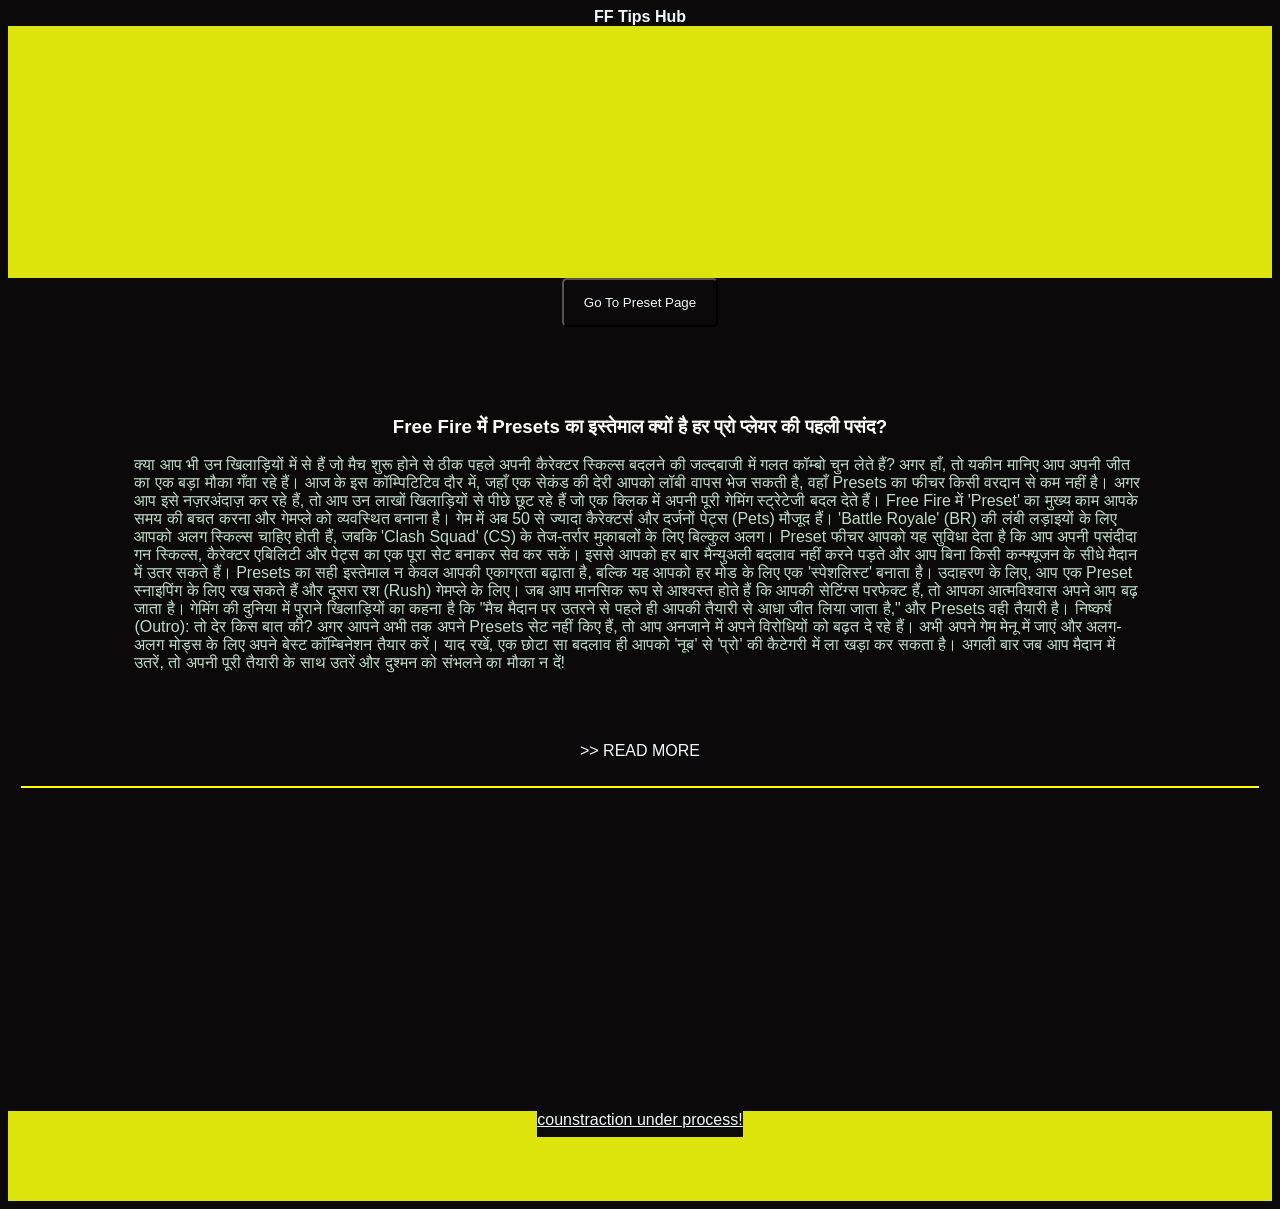
<file: index.html>
<!DOCTYPE html>
<html lang="en">

<head>
    <meta charset="UTF-8">
    <link rel="stylesheet" href="style.css">
    <meta name="viewport" content="width=device-width, initial-scale=1.0">
    <title>FF Tips Hub | Home</title>
</head>



<body>
    <header>

        <span id="fth">
            FF Tips Hub
        </span>
    </header>
    <main><a href="Preset.html">
            <button type="button">Go To Preset Page</button>

        </a>

        <div class="whypreset">

            <h3 id="h3preset"> Free Fire में Presets का इस्तेमाल क्यों है हर प्रो प्लेयर की पहली पसंद?</h3>
            क्या आप भी उन खिलाड़ियों में से हैं जो मैच शुरू होने से ठीक पहले अपनी कैरेक्टर स्किल्स बदलने की जल्दबाजी में
            गलत कॉम्बो चुन लेते हैं? अगर हाँ, तो यकीन मानिए आप अपनी जीत का एक बड़ा मौका गँवा रहे हैं। आज के इस
            कॉम्पिटिटिव दौर में, जहाँ एक सेकंड की देरी आपको लॉबी वापस भेज सकती है, वहाँ Presets का फीचर किसी वरदान से कम
            नहीं है। अगर आप इसे नज़रअंदाज़ कर रहे हैं, तो आप उन लाखों खिलाड़ियों से पीछे छूट रहे हैं जो एक क्लिक में अपनी
            पूरी गेमिंग स्ट्रेटेजी बदल देते हैं।

            Free Fire में 'Preset' का मुख्य काम आपके समय की बचत करना और गेमप्ले को व्यवस्थित बनाना है। गेम में अब 50 से
            ज्यादा कैरेक्टर्स और दर्जनों पेट्स (Pets) मौजूद हैं। 'Battle Royale' (BR) की लंबी लड़ाइयों के लिए आपको अलग
            स्किल्स चाहिए होती हैं, जबकि 'Clash Squad' (CS) के तेज-तर्रार मुकाबलों के लिए बिल्कुल अलग। Preset फीचर आपको
            यह सुविधा देता है कि आप अपनी पसंदीदा गन स्किल्स, कैरेक्टर एबिलिटी और पेट्स का एक पूरा सेट बनाकर सेव कर सकें।
            इससे आपको हर बार मैन्युअली बदलाव नहीं करने पड़ते और आप बिना किसी कन्फ्यूजन के सीधे मैदान में उतर सकते हैं।

            Presets का सही इस्तेमाल न केवल आपकी एकाग्रता बढ़ाता है, बल्कि यह आपको हर मोड के लिए एक 'स्पेशलिस्ट' बनाता है।
            उदाहरण के लिए, आप एक Preset स्नाइपिंग के लिए रख सकते हैं और दूसरा रश (Rush) गेमप्ले के लिए। जब आप मानसिक रूप
            से आश्वस्त होते हैं कि आपकी सेटिंग्स परफेक्ट हैं, तो आपका आत्मविश्वास अपने आप बढ़ जाता है। गेमिंग की दुनिया
            में पुराने खिलाड़ियों का कहना है कि "मैच मैदान पर उतरने से पहले ही आपकी तैयारी से आधा जीत लिया जाता है," और
            Presets वही तैयारी है।

            निष्कर्ष (Outro):
            तो देर किस बात की? अगर आपने अभी तक अपने Presets सेट नहीं किए हैं, तो आप अनजाने में अपने विरोधियों को बढ़त दे
            रहे हैं। अभी अपने गेम मेनू में जाएं और अलग-अलग मोड्स के लिए अपने बेस्ट कॉम्बिनेशन तैयार करें। याद रखें, एक
            छोटा सा बदलाव ही आपको 'नूब' से 'प्रो' की कैटेगरी में ला खड़ा कर सकता है। अगली बार जब आप मैदान में उतरें, तो
            अपनी पूरी तैयारी के साथ उतरें और दुश्मन को संभलने का मौका न दें!
        </div>


        <div class="redirect_preset">
            <a href="Preset.html" target="_blank" style="text-decoration: none;"> >> READ MORE </a>
        </div>

        <br>
        <hr id="brvid" width="94%" color="yellow">
        <iframe width="560" height="315" src="https://www.youtube.com/embed/akXkeAxfsNU?si=R3Zc3Dxm53uNUpWt"
            title="YouTube video player" frameborder="0"
            allow="accelerometer; autoplay; clipboard-write; encrypted-media; gyroscope; picture-in-picture; web-share"
            referrerpolicy="strict-origin-when-cross-origin" allowfullscreen></iframe>

    </main>

    <footer>
        <ins>
            <span class="txt">
                counstraction under process!
            </span>
        </ins>
    </footer>
</body>

</html>
</file>
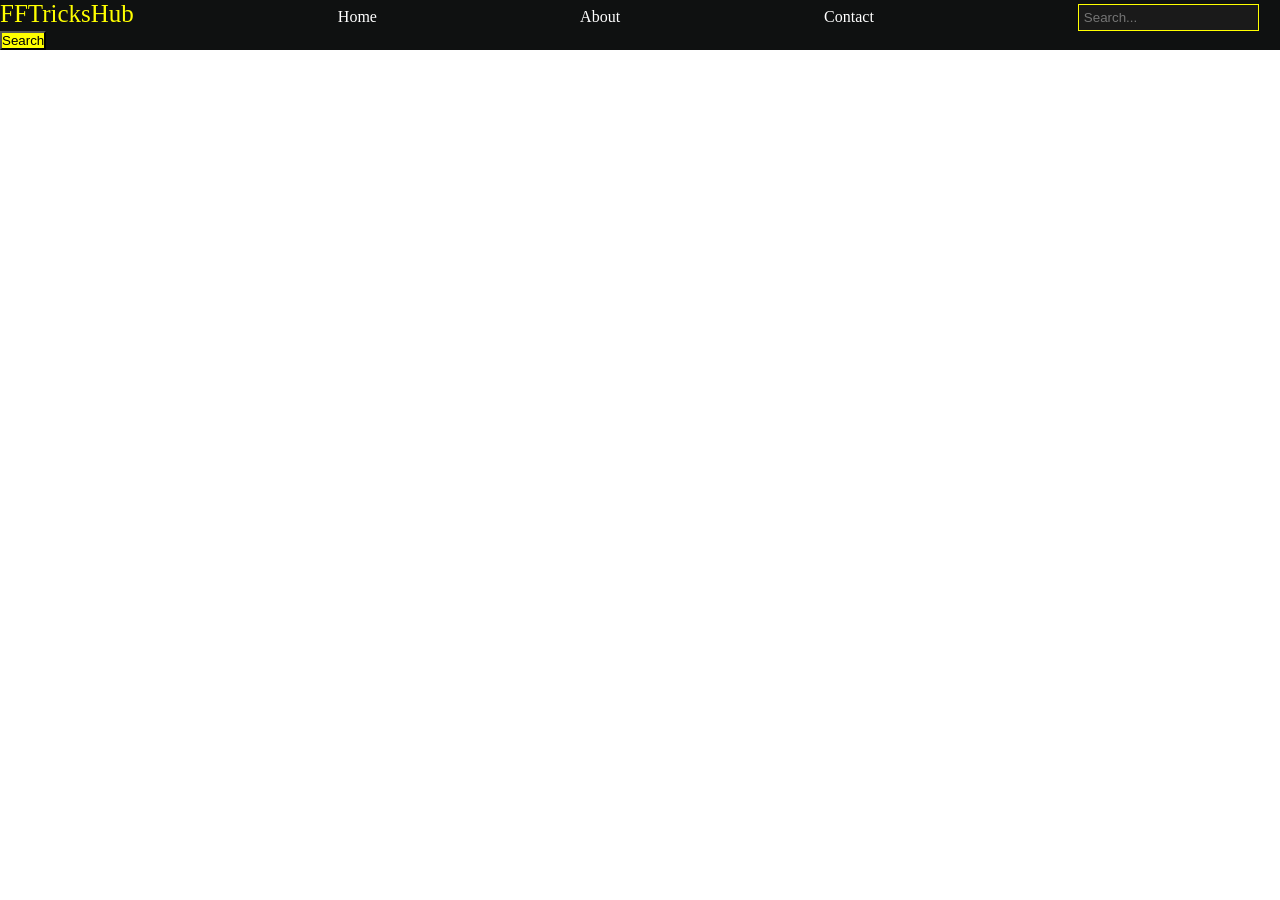
<file: Guns/index.html>
<!doctype html>
<html lang="en">
  <head>
    <meta charset="UTF-8" />
    <meta name="viewport" content="width=device-width, initial-scale=1.0" />
    <title>Guns | FF Tricks Hub</title>
    <link rel="stylesheet" href="./style.css" />
  </head>
  <body>
    <div class="nav">
      <a href="" id="logo">FFTricksHub</a>
      <a href="">Home</a>
      <a href="">About</a>
      <a href="">Contact</a>

      <input type="text" placeholder="Search..." />
      <button>Search</button>
    </div>
  </body>
</html>
</file>
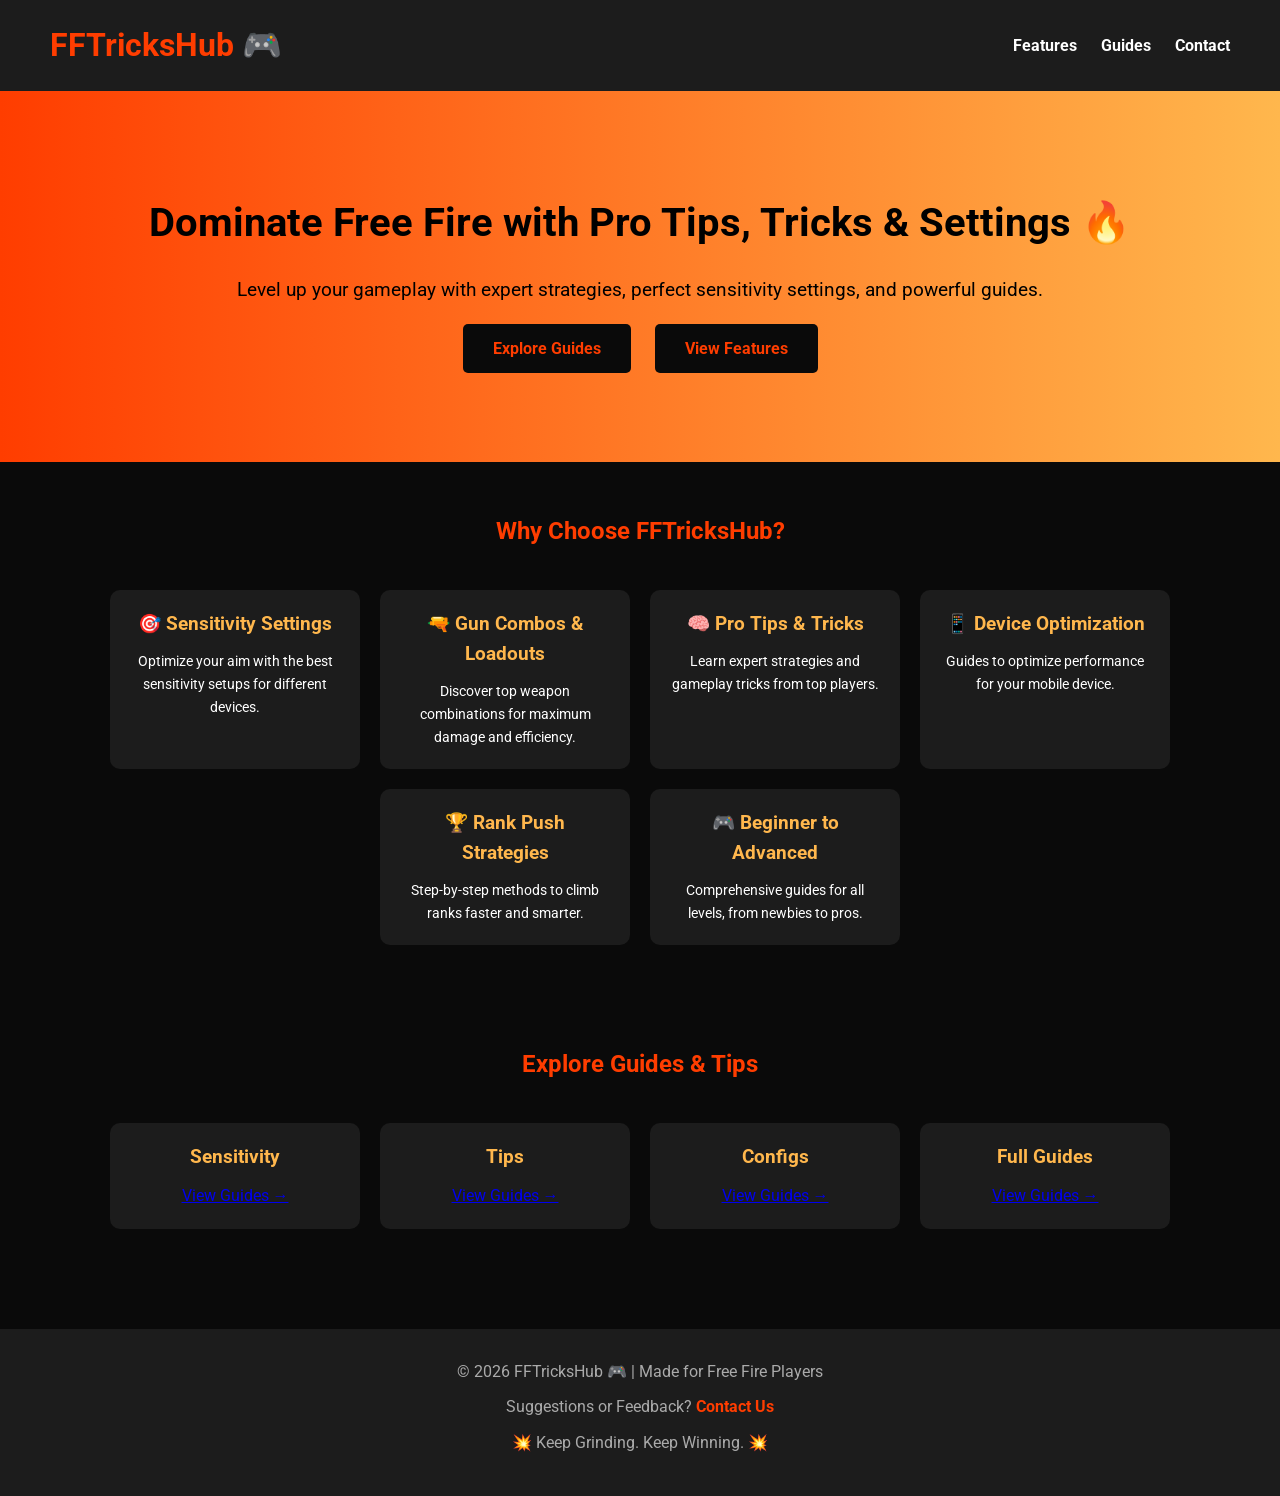
<file: gptindex.html>
<!DOCTYPE html>
<html lang="en">
<head>
    <meta charset="UTF-8">
    <meta name="viewport" content="width=device-width, initial-scale=1.0">
    <title>FFTricksHub 🎮</title>
    <link href="https://fonts.googleapis.com/css2?family=Roboto:wght@400;700&display=swap" rel="stylesheet">
    <style>
        /* General Reset */
        * { margin: 0; padding: 0; box-sizing: border-box; font-family: 'Roboto', sans-serif; }
        body { background-color: #0a0a0a; color: #fff; line-height: 1.6; }

        /* Header */
        header { background-color: #1c1c1c; padding: 20px 50px; display: flex; justify-content: space-between; align-items: center; }
        header h1 { color: #ff3d00; font-size: 2rem; }
        nav a { color: #fff; text-decoration: none; margin-left: 20px; font-weight: bold; }
        nav a:hover { color: #ff3d00; }

        /* Hero Section */
        .hero { text-align: center; padding: 100px 20px; background: linear-gradient(90deg, #ff3d00, #ffb74d); color: #000; }
        .hero h1 { font-size: 2.5rem; margin-bottom: 20px; }
        .hero p { font-size: 1.2rem; margin-bottom: 30px; }
        .hero a { background-color: #0a0a0a; color: #ff3d00; padding: 15px 30px; margin: 0 10px; text-decoration: none; border-radius: 5px; font-weight: bold; }
        .hero a:hover { background-color: #ff3d00; color: #0a0a0a; }

        /* Features Section */
        .features { padding: 50px 20px; text-align: center; }
        .features h2 { margin-bottom: 40px; color: #ff3d00; }
        .feature-cards { display: flex; flex-wrap: wrap; justify-content: center; gap: 20px; }
        .card { background-color: #1c1c1c; padding: 20px; width: 250px; border-radius: 10px; transition: transform 0.3s; }
        .card:hover { transform: scale(1.05); }
        .card h3 { color: #ffb74d; margin-bottom: 10px; }
        .card p { font-size: 0.9rem; }

        /* Footer */
        footer { background-color: #1c1c1c; text-align: center; padding: 30px 20px; margin-top: 50px; }
        footer p { margin-bottom: 10px; color: #aaa; }
        footer a { color: #ff3d00; text-decoration: none; font-weight: bold; }
        footer a:hover { text-decoration: underline; }

        /* Responsive */
        @media(max-width:768px){
            .feature-cards { flex-direction: column; align-items: center; }
        }
    </style>
</head>
<body>

    <!-- Header -->
    <header>
        <h1>FFTricksHub 🎮</h1>
        <nav>
            <a href="#features">Features</a>
            <a href="#content">Guides</a>
            <a href="#contact">Contact</a>
        </nav>
    </header>

    <!-- Hero Section -->
    <section class="hero">
        <h1>Dominate Free Fire with Pro Tips, Tricks & Settings 🔥</h1>
        <p>Level up your gameplay with expert strategies, perfect sensitivity settings, and powerful guides.</p>
        <a href="#content">Explore Guides</a>
        <a href="#features">View Features</a>
    </section>

    <!-- Features Section -->
    <section class="features" id="features">
        <h2>Why Choose FFTricksHub?</h2>
        <div class="feature-cards">
            <div class="card">
                <h3>🎯 Sensitivity Settings</h3>
                <p>Optimize your aim with the best sensitivity setups for different devices.</p>
            </div>
            <div class="card">
                <h3>🔫 Gun Combos & Loadouts</h3>
                <p>Discover top weapon combinations for maximum damage and efficiency.</p>
            </div>
            <div class="card">
                <h3>🧠 Pro Tips & Tricks</h3>
                <p>Learn expert strategies and gameplay tricks from top players.</p>
            </div>
            <div class="card">
                <h3>📱 Device Optimization</h3>
                <p>Guides to optimize performance for your mobile device.</p>
            </div>
            <div class="card">
                <h3>🏆 Rank Push Strategies</h3>
                <p>Step-by-step methods to climb ranks faster and smarter.</p>
            </div>
            <div class="card">
                <h3>🎮 Beginner to Advanced</h3>
                <p>Comprehensive guides for all levels, from newbies to pros.</p>
            </div>
        </div>
    </section>

    <!-- Content / Guides Section -->
    <section class="features" id="content">
        <h2>Explore Guides & Tips</h2>
        <div class="feature-cards">
            <div class="card"><h3>Sensitivity</h3><a href="sensitivity.html">View Guides →</a></div>
            <div class="card"><h3>Tips</h3><a href="tips.html">View Guides →</a></div>
            <div class="card"><h3>Configs</h3><a href="configs.html">View Guides →</a></div>
            <div class="card"><h3>Full Guides</h3><a href="guides.html">View Guides →</a></div>
        </div>
    </section>

    <!-- Footer -->
    <footer id="contact">
        <p>© 2026 FFTricksHub 🎮 | Made for Free Fire Players</p>
        <p>Suggestions or Feedback? <a href="mailto:contact@fftrickshub.com">Contact Us</a></p>
        <p>💥 Keep Grinding. Keep Winning. 💥</p>
    </footer>

</body>
</html>
</file>
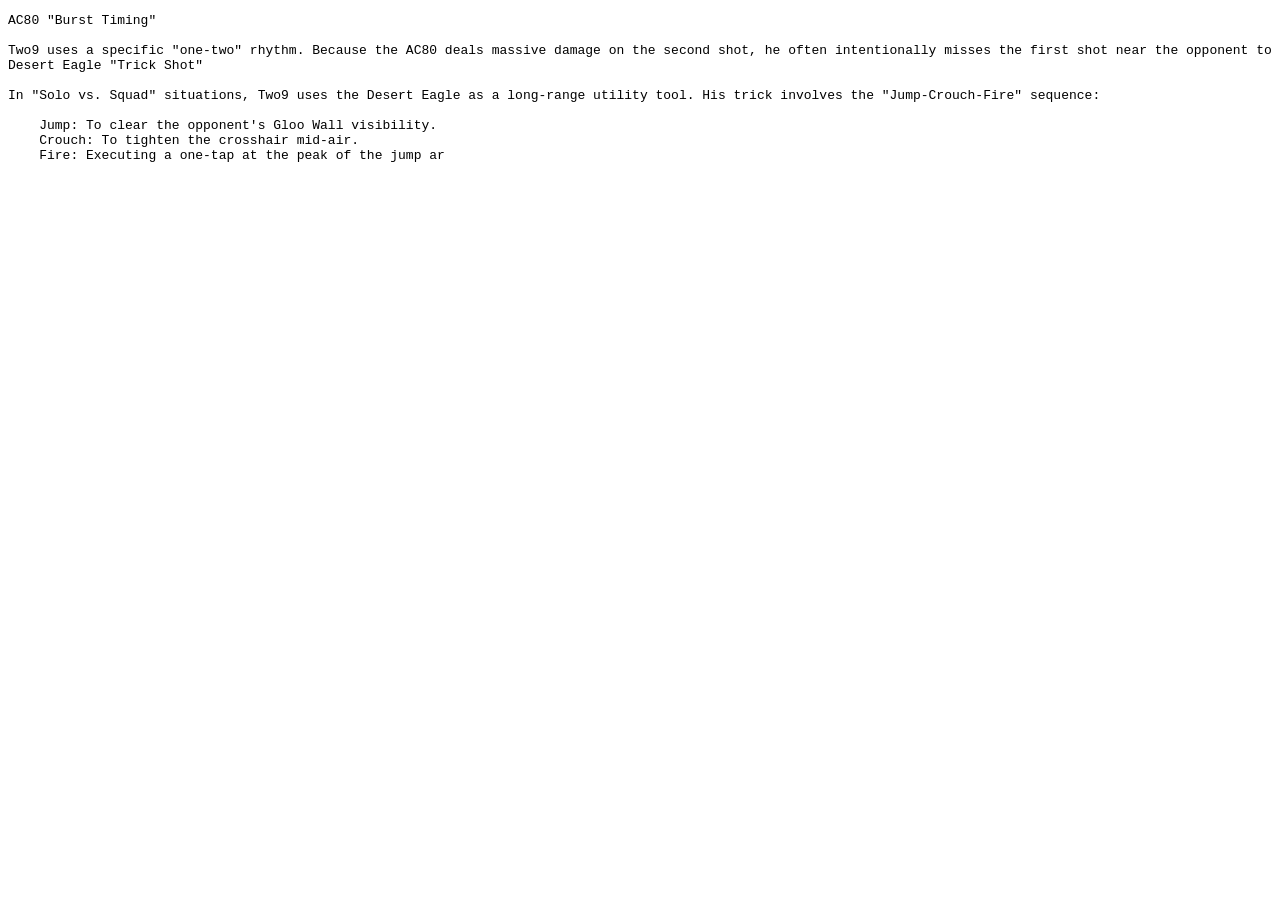
<file: Preset.html>
<!DOCTYPE html>
<html lang="en">

<head>
    <meta charset="UTF-8">
    <meta name="viewport" content="width=<device-width>, initial-scale=1.0">
    <title>Document</title>
</head>

<body>
    <header></header>
    <main>
        <article>
            <pre>AC80 "Burst Timing"

Two9 uses a specific "one-two" rhythm. Because the AC80 deals massive damage on the second shot, he often intentionally misses the first shot near the opponent to "prime" the gun's internal damage counter, ensuring the second shot—which he snaps directly to the head—results in an instant knockdown regardless of armor.
Desert Eagle "Trick Shot"

In "Solo vs. Squad" situations, Two9 uses the Desert Eagle as a long-range utility tool. His trick involves the "Jump-Crouch-Fire" sequence:

    Jump: To clear the opponent's Gloo Wall visibility.
    Crouch: To tighten the crosshair mid-air.
    Fire: Executing a one-tap at the peak of the jump ar</pre>
        </article>
    </main>
    <footer></footer>

</body>

</html>
</file>
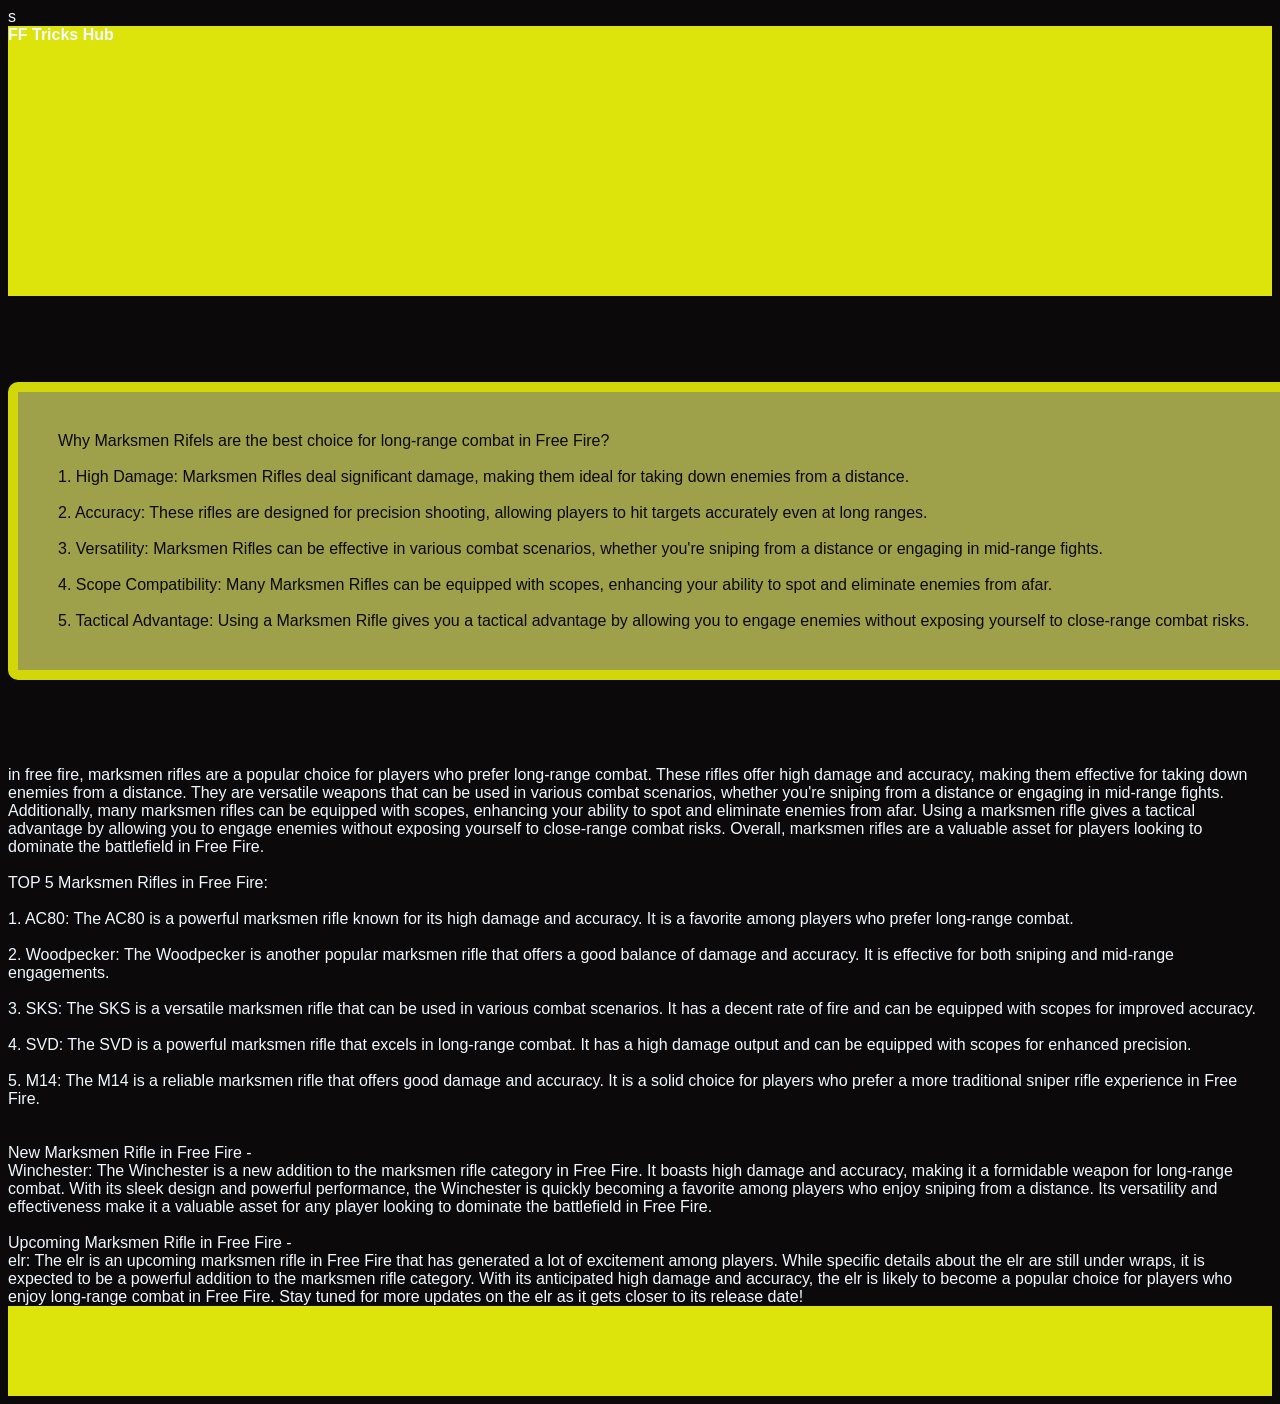
<file: Guns/MarksmenRifels.html>
<!DOCTYPE html>
<html lang="en">

<head>
    <meta charset="UTF-8">
    <meta name="viewport" content="width=device-width, initial-scale=1.0">
    <title>Top 5 Marksmen Rifles in Free Fire | FF Tricks Hub</title>
    <meta name="description"
        content="Discover the best Marksmen Rifles in Free Fire like AC80 and Woodpecker. Learn why they are best for long-range combat at FF Tricks Hub.">
    <link rel="stylesheet" href="../style.css">
</head>
 s
<body>
    <header>FF Tricks Hub</header><br><br>


    <div class="mgun">
        Why Marksmen Rifels are the best choice for long-range combat in Free Fire? <br><br>
        1. High Damage: Marksmen Rifles deal significant damage, making them ideal for taking down enemies from a
        distance. <br><br>
        2. Accuracy: These rifles are designed for precision shooting, allowing players to hit targets accurately even
        at long ranges. <br><br>
        3. Versatility: Marksmen Rifles can be effective in various combat scenarios, whether you're sniping from a
        distance or engaging in mid-range fights. <br><br>
        4. Scope Compatibility: Many Marksmen Rifles can be equipped with scopes, enhancing your ability to spot and
        eliminate enemies from afar. <br><br>
        5. Tactical Advantage: Using a Marksmen Rifle gives you a tactical advantage by allowing you to engage enemies
        without exposing yourself to close-range combat risks.
    </div>
    <br><br>
    <article>

        in free fire, marksmen rifles are a popular choice for players who prefer long-range combat. These rifles offer
        high damage and accuracy, making them effective for taking down enemies from a distance. They are versatile
        weapons that can be used in various combat scenarios, whether you're sniping from a distance or engaging in
        mid-range fights. Additionally, many marksmen rifles can be equipped with scopes, enhancing your ability to spot
        and eliminate enemies from afar. Using a marksmen rifle gives
        a tactical advantage by allowing you to engage enemies without exposing yourself to close-range combat risks.
        Overall, marksmen rifles are a valuable asset for players looking to dominate the battlefield in Free Fire.

        <br><br>
        TOP 5 Marksmen Rifles in Free Fire: <br><br>
        1. AC80: The AC80 is a powerful marksmen rifle known for its high damage and accuracy. It is a favorite among
        players who prefer long-range combat. <br><br>
        2. Woodpecker: The Woodpecker is another popular marksmen rifle that offers a good balance of damage and
        accuracy. It is effective for both sniping and mid-range engagements. <br><br>
        3. SKS: The SKS is a versatile marksmen rifle that can be used in various combat scenarios. It has a decent rate
        of fire and can be equipped with scopes for improved accuracy. <br><br>
        4. SVD: The SVD is a powerful marksmen rifle that excels in long-range combat. It has a high damage output and
        can be equipped with scopes for enhanced precision. <br><br>
        5. M14: The M14 is a reliable marksmen rifle that offers good damage and accuracy. It is a solid choice for
        players who prefer a more traditional sniper rifle experience in Free Fire.

        <br><br><br>
        New Marksmen Rifle in Free Fire - <br>
        Winchester: The Winchester is a new addition to the marksmen rifle category in Free Fire. It boasts high damage
        and accuracy, making it a formidable weapon for long-range combat. With its sleek design and powerful
        performance, the Winchester is quickly becoming a favorite among players who enjoy sniping from a distance. Its
        versatility and effectiveness make it a valuable asset for any player looking to dominate the battlefield in
        Free Fire.

        <br><br>
        Upcoming Marksmen Rifle in Free Fire -
        <br> elr: The elr is an upcoming marksmen rifle in Free Fire that has generated a lot of excitement among
        players. While specific details about the elr are still under wraps, it is expected to be a powerful addition to
        the marksmen rifle category. With its anticipated high damage and accuracy, the elr is likely to become a
        popular choice for players who enjoy long-range combat in Free Fire. Stay tuned for more updates on the elr as
        it gets closer to its release date!
    </article>
    <footer></footer>



</body>

</html>
</file>
<file: style.css>
/* header {
    background-color: rgb(221, 228, 11);

    position: absolute;
    padding: 10px;
    /* display: inline; 
    position: relative;
    height: 40px;
    width: 100vh;
    overflow: auto;
    max-width: 500px;
    min-width: 200px;
    background-size: contain, 100%, 100%;
    text-align: justify;
    font-weight: 800;
    font-family: Arial, Helvetica, sans-serif, 'Times New Roman', Times, serif;
}

body {
    margin: 0;
    padding: 0;
} */

*{
font-family: Arial, Helvetica, sans-serif;
background-color: rgb(11, 9, 9);
color: aliceblue;
}

header {
    background-color: rgb(221, 228, 11);
    
    /* Width aur Height ka jaadu */
    width: 100%;       /* Full width */
    height: 30vh;      /* Screen ki 30% height */
    
    
    
    /* Baaki tumhari styling */
    font-weight: 800;
    font-family: Arial, sans-serif;
}

#fth{

/* Text ko beech mein laane ke liye (Optional but looks good) */
    display: flex;
    justify-content: center;
    align-items: center;

}



/* Body ki default margin hatane ke liye taaki header chipak jaye edges se 
body {
    margin: 0;
    padding: 0;
}
*/
.whypreset{
color: rgb(190, 219, 201);
height: auto;
padding: 50px;
margin: 20px 0;
width: 80%;
font-weight: 500;
font-family: Roboto, sans-serif;
}

.redirect_preset{
text-align: center;
color: rgb(228, 15, 15);
align-self: center;
align-items: center;
}

#h3preset{
    font-weight: 900;
color: rgb(255, 251, 251);
text-align: center;
/* text-decoration: ; */
}

main {
    display: flex;
    flex-direction: column; /* Taaki items upar-neeche rahein */
    align-items: center;    /* Horizontal centering */
    justify-content: center; /* Vertical centering (agar height ho toh) */
    width: 100%;
}

.redirect_preset {
    text-align: center;
    color: rgb(228, 15, 15);
    cursor: pointer; /* Clickable dikhne ke liye */
}

button{
    cursor: pointer;
    padding: 15px 20px;
    height: auto;
    border-radius: 5px;
}

#brvid{
    width: 98%;
    background-color: yellow;
    border: none;
    height: 2px;
}


footer {
    background-color: rgb(221, 228, 11);
    
    /* Width aur Height ka jaadu */
    width: 100%;       /* Full width */
    height: 10vh;      /* Screen ki 30% height */

    text-align: center;
}

.txt{

padding-bottom: 1vh;

}

.mgun{
    background-color: rgb(158, 161, 73);
    border: 10px solid rgb(209, 215, 8);
    padding: 40px;
    margin: 50px 0;
    width: 100%;
    height: auto;
    border-radius: 10px;
    color: rgb(11, 9, 9);
}
</file>
<file: Guns/style.css>
* {
  margin: 0;
  padding: 0;
  color: white;
  text-decoration: none;
}

.nav {
  width: 100%;
  /* height: 50px; */
  background-color: #0f1111;
}

button {
  background-color: yellow;
  color: black;
}

input {
  /* color: black; */
  background-color: #1a1a1a;
  border: 1px solid yellow;
  padding: 5px;
}


a {
  margin-right: 200px;
}

#logo {
  color: yellow;
  font-size: 25px;
}
</file>
